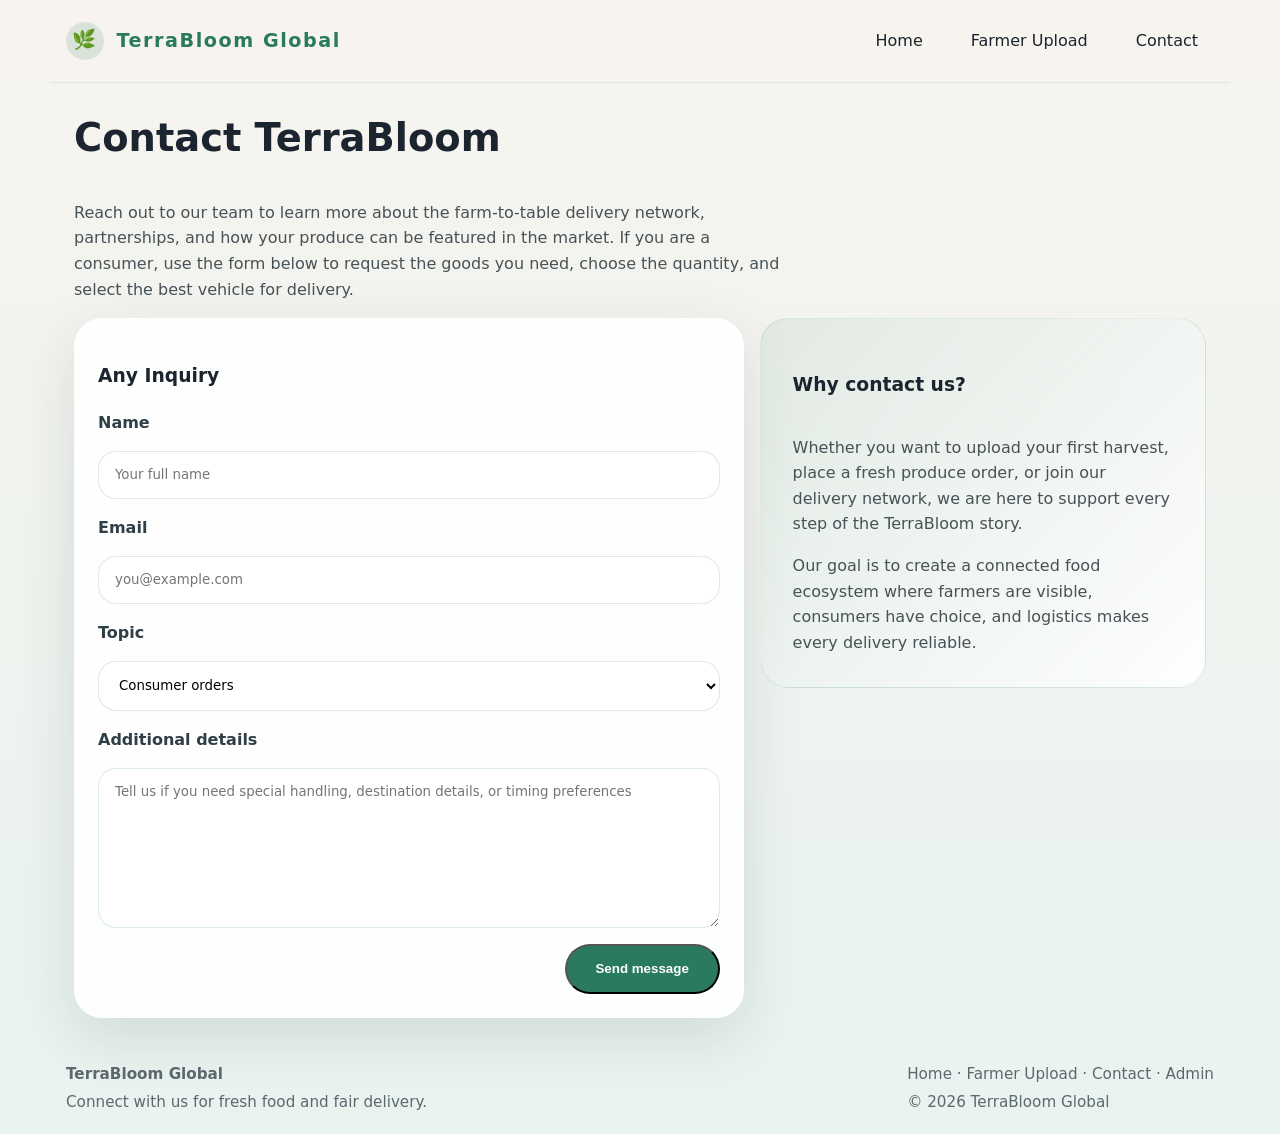
<file: contact.html>
<!DOCTYPE html>
<html lang="en">
  <head>
    <meta charset="UTF-8" />
    <meta name="viewport" content="width=device-width, initial-scale=1.0" />
    <title>Contact | TerraBloom Global</title>
    <link rel="stylesheet" href="css/style.css" />
  </head>
  <body>
    <header class="site-header">
      <div class="navbar">
        <a class="brand" href="index.html"><span class="logo-mark">🌿</span>TerraBloom Global</a>
        <nav>
          <a href="index.html">Home</a>
          <a href="form upload.html">Farmer Upload</a>
          <a href="contact.html">Contact</a>
        </nav>
      </div>
    </header>

    <main class="grid-section">
      <h2>Contact TerraBloom</h2>
      <p>
        Reach out to our team to learn more about the farm-to-table delivery network, partnerships, and how your produce can be featured in the market.
        If you are a consumer, use the form below to request the goods you need, choose the quantity, and select the best vehicle for delivery.
      </p>
      <div class="contact-panel">
        <div class="contact-card card">
          <h3>Any Inquiry</h3>
          <form action="#" method="post">
            <label for="name">Name</label>
            <input type="text" id="name" name="name" placeholder="Your full name" required />

            <label for="email">Email</label>
            <input type="email" id="email" name="email" placeholder="you@example.com" required />

            <label for="topic">Topic</label>
            <select id="topic" name="topic">
              <option>Farmer onboarding</option>
              <option selected>Consumer orders</option>
              <option>Logistics support</option>
              <option>General inquiry</option>
            </select>
            <label for="message">Additional details</label>
            <textarea id="message" name="message" placeholder="Tell us if you need special handling, destination details, or timing preferences"></textarea>

            <div class="submit-row">
              <button class="btn btn-primary" type="submit">Send message</button>
            </div>
          </form>
        </div>

        <div class="story-card">
          <h3>Why contact us?</h3>
          <p>
            Whether you want to upload your first harvest, place a fresh produce order, or join our delivery network, we are here to support every step of the TerraBloom story.
          </p>
          <p>
            Our goal is to create a connected food ecosystem where farmers are visible, consumers have choice, and logistics makes every delivery reliable.
          </p>
        </div>
      </div>
    </main>

    <footer class="site-footer">
      <div class="footer-grid">
        <div>
          <p><strong>TerraBloom Global</strong></p>
          <p>Connect with us for fresh food and fair delivery.</p>
        </div>
        <div>
          <p><a href="index.html">Home</a> · <a href="form upload.html">Farmer Upload</a> · <a href="contact.html">Contact</a> · <a href="admin.html">Admin</a></p>
          <p>&copy; 2026 TerraBloom Global</p>
        </div>
      </div>
    </footer>
  </body>
</html>
</file>
<file: css/style.css>
/* TerraBloom Global site styles */
:root {
  --bg: #f7f4ef;
  --card: rgba(255, 255, 255, 0.92);
  --text: #1b242f;
  --accent: #2a7a5f;
  --accent-soft: #c4dfd6;
  --shadow: 0 20px 60px rgba(33, 38, 45, 0.12);
}

* {
  box-sizing: border-box;
}

body {
  margin: 0;
  font-family: Inter, system-ui, -apple-system, BlinkMacSystemFont, "Segoe UI", sans-serif;
  background: linear-gradient(180deg, #f7f4ef 0%, #e8f3ef 100%);
  color: var(--text);
  line-height: 1.6;
}

a {
  color: inherit;
  text-decoration: none;
}

img {
  max-width: 100%;
  display: block;
}

.site-header,
.site-footer {
  padding: 1rem 1rem;
  max-width: 1180px;
  margin: 0 auto;
}

.site-header {
  position: sticky;
  top: 0;
  backdrop-filter: blur(12px);
  background: rgba(247, 244, 239, 0.92);
  border-bottom: 1px solid rgba(42, 122, 95, 0.12);
  z-index: 10;
}

.navbar {
  display: flex;
  align-items: center;
  justify-content: space-between;
  gap: 1rem;
}

.navbar .brand {
  font-weight: 800;
  font-size: 1.2rem;
  letter-spacing: 0.08em;
  color: var(--accent);
}

.navbar nav {
  display: flex;
  gap: 1rem;
  flex-wrap: wrap;
}

.navbar nav a {
  padding: 0.75rem 1rem;
  border-radius: 999px;
  transition: all 0.2s ease;
}

.navbar nav a:hover {
  background: rgba(42, 122, 95, 0.1);
}

.hero {
  max-width: 1180px;
  margin: 0 auto;
  padding: 2rem 1.5rem 1rem;
}

.hero-grid {
  display: grid;
  grid-template-columns: 1.2fr 0.8fr;
  align-items: center;
  gap: 1.5rem;
}

.hero-copy h1 {
  margin: 0 0 1rem;
  font-size: clamp(2.6rem, 4vw, 4.2rem);
  line-height: 0.95;
}

.hero-copy p {
  margin: 0 0 1rem;
  max-width: 560px;
  color: #344049;
}

.hero-actions {
  display: flex;
  gap: 1rem;
  flex-wrap: wrap;
}

.btn {
  display: inline-flex;
  align-items: center;
  justify-content: center;
  border-radius: 999px;
  font-weight: 700;
  transition: transform 0.2s ease, background 0.2s ease;
}

.btn-primary {
  padding: 0.95rem 1.8rem;
  background: var(--accent);
  color: white;
}

.btn-secondary {
  padding: 0.95rem 1.8rem;
  background: transparent;
  border: 2px solid rgba(42, 122, 95, 0.25);
  color: var(--text);
}

.btn:hover {
  transform: translateY(-1px);
}

.page-links {
  display: flex;
  flex-wrap: wrap;
  gap: 0.75rem;
  margin-top: 1rem;
}

.btn-link {
  display: inline-flex;
  padding: 0.75rem 1rem;
  border-radius: 999px;
  background: rgba(42, 122, 95, 0.08);
  color: var(--accent);
  border: 1px solid rgba(42, 122, 95, 0.16);
}

.consumer-order-grid,
.transport-network-grid {
  display: grid;
  gap: 1.5rem;
  grid-template-columns: repeat(2, minmax(0, 1fr));
  margin-top: 1.5rem;
}

.order-card,
.order-info-card,
.transport-option-card {
  padding: 1.75rem;
  border-radius: 24px;
  background: white;
  border: 1px solid rgba(58, 80, 88, 0.08);
  box-shadow: var(--shadow);
}

.order-card h3,
.order-info-card h3,
.transport-option-card h3 {
  margin-top: 0;
}

.order-info-card p,
.transport-option-card p {
  color: #475257;
}

.transport-network-grid {
  grid-template-columns: repeat(4, minmax(0, 1fr));
  gap: 1rem;
  margin-top: 1rem;
}

@media (max-width: 960px) {
  .consumer-order-grid,
  .transport-network-grid {
    grid-template-columns: 1fr;
  }
}

.vehicle-grid {
  display: grid;
  grid-template-columns: repeat(2, minmax(0, 1fr));
  gap: 1rem;
  margin-bottom: 1.25rem;
}

.vehicle-image {
  width: 100%;
  height: 180px;
  object-fit: cover;
  border-radius: 18px;
  box-shadow: var(--shadow);
}

@media (max-width: 680px) {
  .vehicle-grid {
    grid-template-columns: 1fr;
  }
}

.hero-visual {
  display: grid;
  gap: 1rem;
}

.card {
  background: var(--card);
  border-radius: 28px;
  padding: 1.6rem;
  box-shadow: var(--shadow);
}

.card strong {
  color: var(--accent);
}

.split-grid {
  display: grid;
  grid-template-columns: repeat(3, minmax(0, 1fr));
  gap: 1.5rem;
  margin-top: 1rem;
}

.grid-section {
  max-width: 1180px;
  margin: 0 auto;
  padding: 1.5rem 1.5rem;
}

.grid-section h2 {
  margin-top: 0;
  font-size: clamp(2rem, 3vw, 2.8rem);
}

.grid-section p {
  max-width: 720px;
  color: #475257;
}

.feature-grid {
  display: grid;
  gap: 1rem;
  grid-template-columns: repeat(3, minmax(0, 1fr));
  margin-top: 1rem;
}

.feature-card {
  padding: 1.5rem;
  background: white;
  border-radius: 24px;
  border: 1px solid rgba(58, 80, 88, 0.08);
}

.feature-card h3 {
  margin: 0 0 0.75rem;
}

.story-card {
  display: grid;
  gap: 1rem;
  padding: 2rem;
  background: linear-gradient(135deg, rgba(42, 122, 95, 0.08), rgba(255, 255, 255, 0.92));
  border-radius: 28px;
  border: 1px solid rgba(42, 122, 95, 0.12);
}

.story-card p {
  margin: 0;
}

.section-cards {
  display: grid;
  gap: 1.5rem;
  grid-template-columns: repeat(3, minmax(0, 1fr));
  margin-top: 1.5rem;
}

.section-card {
  padding: 1.6rem;
  border-radius: 24px;
  background: white;
  border: 1px solid rgba(58, 80, 88, 0.08);
}

.section-card h3 {
  margin-top: 0;
}

.hero-image-card {
  border-radius: 28px;
  overflow: hidden;
  box-shadow: var(--shadow);
}

.hero-image-card img,
.image-card img,
.story-card img,
.section-image {
  width: 100%;
  display: block;
  border-radius: 24px;
  object-fit: cover;
  max-height: 320px;
}

.gallery-grid {
  display: grid;
  gap: 1rem;
  grid-template-columns: repeat(3, minmax(0, 1fr));
  margin-top: 1rem;
}

.image-card {
  background: white;
  border-radius: 24px;
  overflow: hidden;
  box-shadow: var(--shadow);
  border: 1px solid rgba(58, 80, 88, 0.08);
}

.image-card p {
  margin: 1rem;
  color: #55656d;
}

.story-card {
  display: grid;
  gap: 1rem;
  padding: 2rem;
  background: linear-gradient(135deg, rgba(42, 122, 95, 0.08), rgba(255, 255, 255, 0.92));
  border-radius: 28px;
  border: 1px solid rgba(42, 122, 95, 0.12);
}

.produce-list {
  list-style: none;
  margin: 0;
  padding: 0;
}

.produce-list li {
  padding: 0.9rem 1rem;
  border-radius: 18px;
  margin-bottom: 0.8rem;
  border: 1px solid rgba(42, 122, 95, 0.12);
  background: #fbfbfb;
}

.contact-panel {
  display: grid;
  gap: 1rem;
  grid-template-columns: 1.2fr 0.8fr;
  align-items: start;
}

.contact-panel .contact-card {
  padding: 1.5rem;
}

.footer-grid {
  display: flex;
  flex-wrap: wrap;
  justify-content: space-between;
  gap: 1rem;
  font-size: 0.95rem;
  color: #5d676f;
}

footer p {
  margin: 0.25rem 0;
}

.logo-mark {
  display: inline-flex;
  align-items: center;
  justify-content: center;
  width: 2.4rem;
  height: 2.4rem;
  margin-right: 0.75rem;
  border-radius: 50%;
  background: rgba(42, 122, 95, 0.14);
  font-size: 1.2rem;
}

.consumer-details,
.transport-grid {
  display: grid;
  gap: 1.5rem;
  grid-template-columns: repeat(2, minmax(0, 1fr));
  margin-top: 1.5rem;
}

.transport-card {
  padding: 1.5rem;
  border-radius: 24px;
  background: white;
  border: 1px solid rgba(58, 80, 88, 0.08);
}

.transport-card h3 {
  margin-top: 0;
}

.transport-card ul,
.order-list {
  margin: 0;
  padding-left: 1.25rem;
}

.transport-card li,
.order-list li {
  margin-bottom: 0.75rem;
  color: #475257;
}

@media (max-width: 960px) {
  .consumer-details,
  .transport-grid {
    grid-template-columns: 1fr;
  }
}

@media (max-width: 960px) {
  .hero-grid,
  .contact-panel,
  .split-grid,
  .feature-grid,
  .section-cards {
    grid-template-columns: 1fr;
  }
}

@media (max-width: 680px) {
  .site-header,
  .hero,
  .grid-section,
  .site-footer {
    padding-left: 1rem;
    padding-right: 1rem;
  }

  .navbar {
    flex-direction: column;
    align-items: flex-start;
  }

  .navbar nav {
    width: 100%;
    justify-content: space-between;
  }
}

form {
  display: grid;
  gap: 1rem;
}

label {
  display: grid;
  gap: 0.35rem;
  font-weight: 600;
  color: #2f3f47;
}

input,
select,
textarea {
  width: 100%;
  padding: 0.95rem 1rem;
  border: 1px solid rgba(42, 122, 95, 0.16);
  border-radius: 18px;
  background: white;
  font-family: inherit;
}

textarea {
  min-height: 160px;
  resize: vertical;
}

input[type="file"] {
  padding: 0.5rem 0.9rem;
}

.form-note {
  color: #56666f;
  font-size: 0.95rem;
}

.submit-row {
  display: flex;
  justify-content: flex-end;
}

.submit-row .btn-primary {
  width: auto;
}

.dashboard-summary-grid,
.dashboard-grid {
  display: grid;
  gap: 1rem;
  margin-top: 1.5rem;
}

.dashboard-summary-grid {
  grid-template-columns: repeat(4, minmax(0, 1fr));
}

.dashboard-grid {
  grid-template-columns: repeat(2, minmax(0, 1fr));
}

.data-table {
  width: 100%;
  border-collapse: collapse;
  margin-top: 1rem;
}

.data-table th,
.data-table td {
  padding: 0.85rem 0.75rem;
  border: 1px solid rgba(42, 122, 95, 0.12);
  text-align: left;
  font-size: 0.96rem;
  color: #344049;
}

.data-table th {
  background: rgba(42, 122, 95, 0.08);
}

.data-table tr:nth-child(even) {
  background: #fbfbfb;
}

.status-pill {
  display: inline-flex;
  align-items: center;
  padding: 0.35rem 0.6rem;
  border-radius: 999px;
  font-size: 0.82rem;
  font-weight: 700;
}

.status-pending {
  background: #fff1db;
  color: #ad6b02;
}

.status-confirmed {
  background: #deeed8;
  color: #226437;
}

.status-in-transit {
  background: #e5f0ff;
  color: #1d4ed8;
}

.status-delivered {
  background: #d5f6e4;
  color: #166534;
}

@media (max-width: 960px) {
  .dashboard-summary-grid,
  .dashboard-grid {
    grid-template-columns: 1fr;
  }
}
</file>
